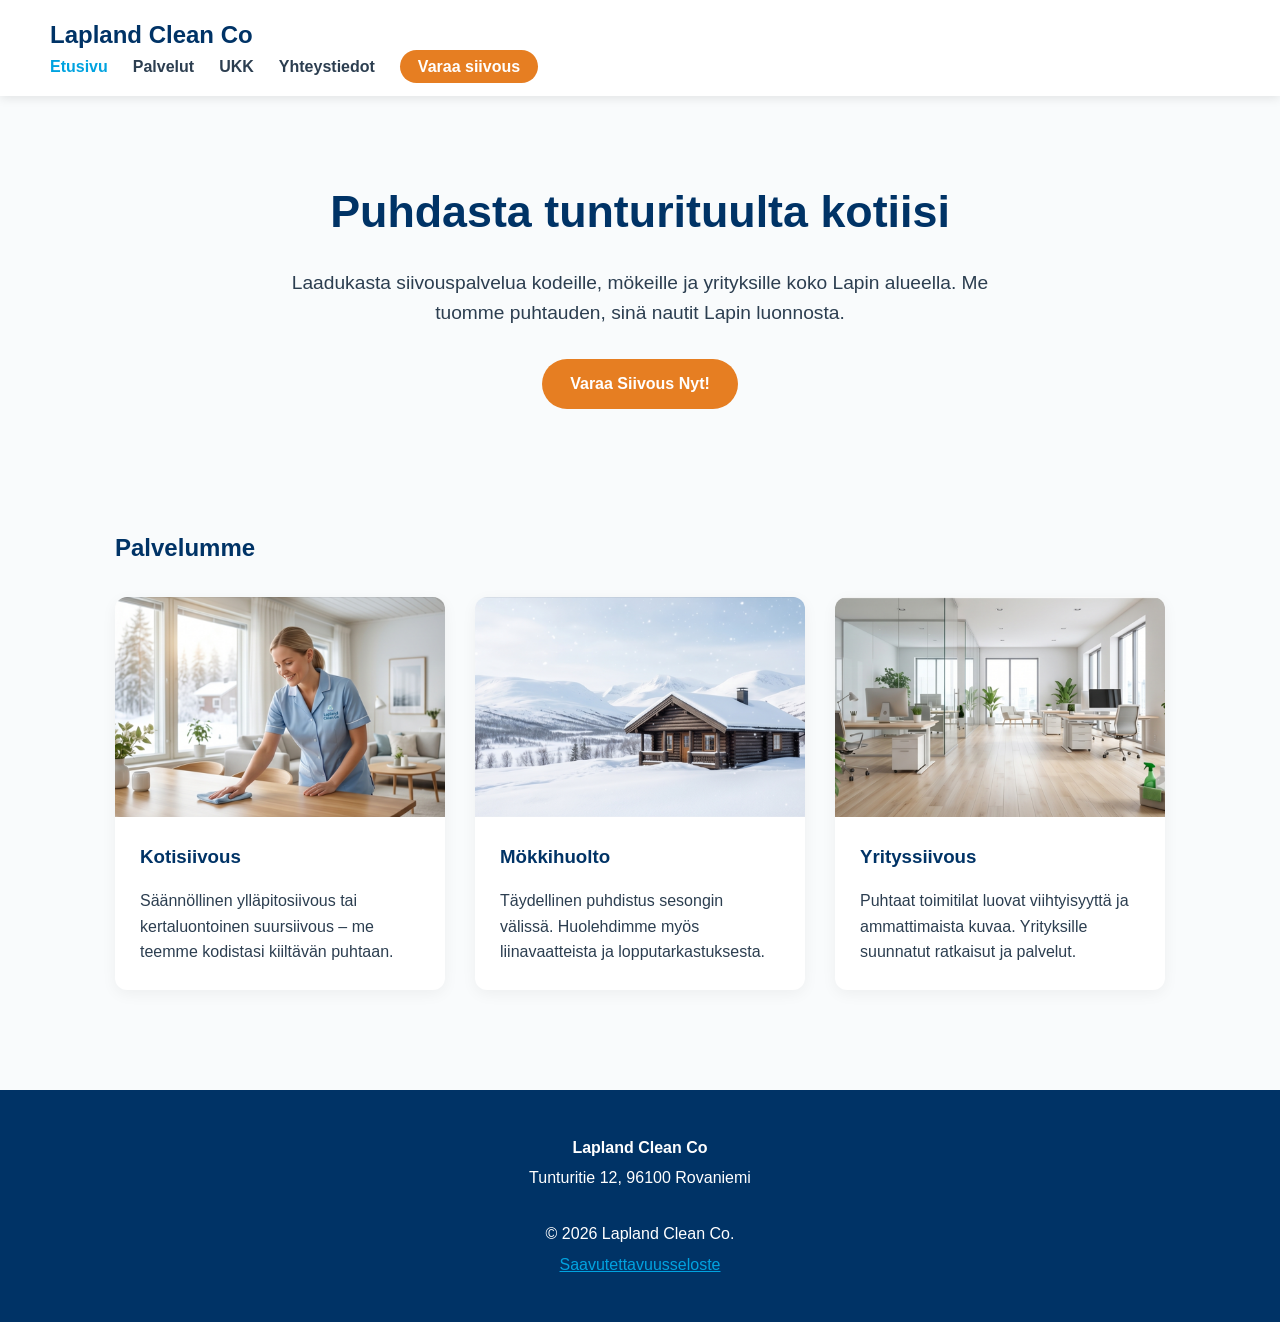
<file: index.html>
<!DOCTYPE html>
<html lang="fi">
<head>
    <meta charset="UTF-8">
    <meta name="viewport" content="width=device-width, initial-scale=1.0">
    <title>Lapland Clean Co | Puhtautta tunturista kotiisi</title>
    
    <meta name="description" content="Ammattitaitoiset siivouspalvelut Lapin alueella: kodit, mökit ja yritykset. Laadukasta ja luotettavaa puhtautta.">
    
    <link rel="stylesheet" href="style.css">

    <script type="application/ld+json">
    {
      "@context": "https://schema.org",
      "@type": "LocalBusiness",
      "name": "Lapland Clean Co",
      "description": "Siivouspalvelut Lapin alueella",
      "url": "https://sinunsivusi.github.io",
      "address": {
        "@type": "PostalAddress",
        "addressRegion": "Lappi",
        "addressCountry": "FI"
      }
    }
    </script>
</head>
<body>

    <header>
        <div class="logo">
            <a href="index.html"><strong>Lapland Clean Co</strong></a>
        </div>
        <nav aria-label="Päävalikko">
            <ul>
                <li><a href="index.html" class="active">Etusivu</a></li>
                <li><a href="palvelut.html">Palvelut</a></li>
                <li><a href="kysymykset.html">UKK</a></li>
                <li><a href="yhteystiedot.html">Yhteystiedot</a></li>
                <li><a href="tilaus.html" class="cta-nav">Varaa siivous</a></li>
            </ul>
        </nav>
    </header>

    <main>
        <div class="container">
            
            <section class="hero">
                <h1>Puhdasta tunturituulta kotiisi</h1>
                <p>Laadukasta siivouspalvelua kodeille, mökeille ja yrityksille koko Lapin alueella. Me tuomme puhtauden, sinä nautit Lapin luonnosta.</p>
                <a href="tilaus.html" class="button">Varaa Siivous Nyt!</a>
            </section>

            <section class="services-preview">
                <h2>Palvelumme</h2>
                <div class="grid-container">
                    
                    <article class="card">
                        <img src="Siivooja.png" alt="Siivooja puhdistamassa valoisaa kotia" class="card-image">
                        <div class="card-content">
                            <h3>Kotisiivous</h3>
                            <p>Säännöllinen ylläpitosiivous tai kertaluontoinen suursiivous – me teemme kodistasi kiiltävän puhtaan.</p>
                        </div>
                    </article>

                    <article class="card">
                        <img src="Mokkimaisema.png" alt="Lomamökki tunturimaisemassa lumisena päivänä" class="card-image">
                        <div class="card-content">
                            <h3>Mökkihuolto</h3>
                            <p>Täydellinen puhdistus sesongin välissä. Huolehdimme myös liinavaatteista ja lopputarkastuksesta.</p>
                        </div>
                    </article>

                    <article class="card">
                        <img src="Toimisto.png" alt="Puhdas ja moderni toimistoympäristö" class="card-image">
                        <div class="card-content">
                            <h3>Yrityssiivous</h3>
                            <p>Puhtaat toimitilat luovat viihtyisyyttä ja ammattimaista kuvaa. Yrityksille suunnatut ratkaisut ja palvelut.</p>
                        </div>
                    </article>

                </div>
            </section>

        </div> </main>

   <footer>
        <div class="container">
            <div class="footer-content" style="display: flex; justify-content: space-between; align-items: center; flex-wrap: wrap; gap: 20px;">
                <div class="footer-info">
                    <p><strong>Lapland Clean Co</strong></p>
                    <p>Tunturitie 12, 96100 Rovaniemi</p>
                </div>
                <div class="footer-links">
                    <p>&copy; 2026 Lapland Clean Co.</p>
                    <p><a href="#" style="color: var(--secondary); text-decoration: underline;">Saavutettavuusseloste</a></p>
                </div>
            </div>
        </div>
    </footer>

</body>
</html>
</file>
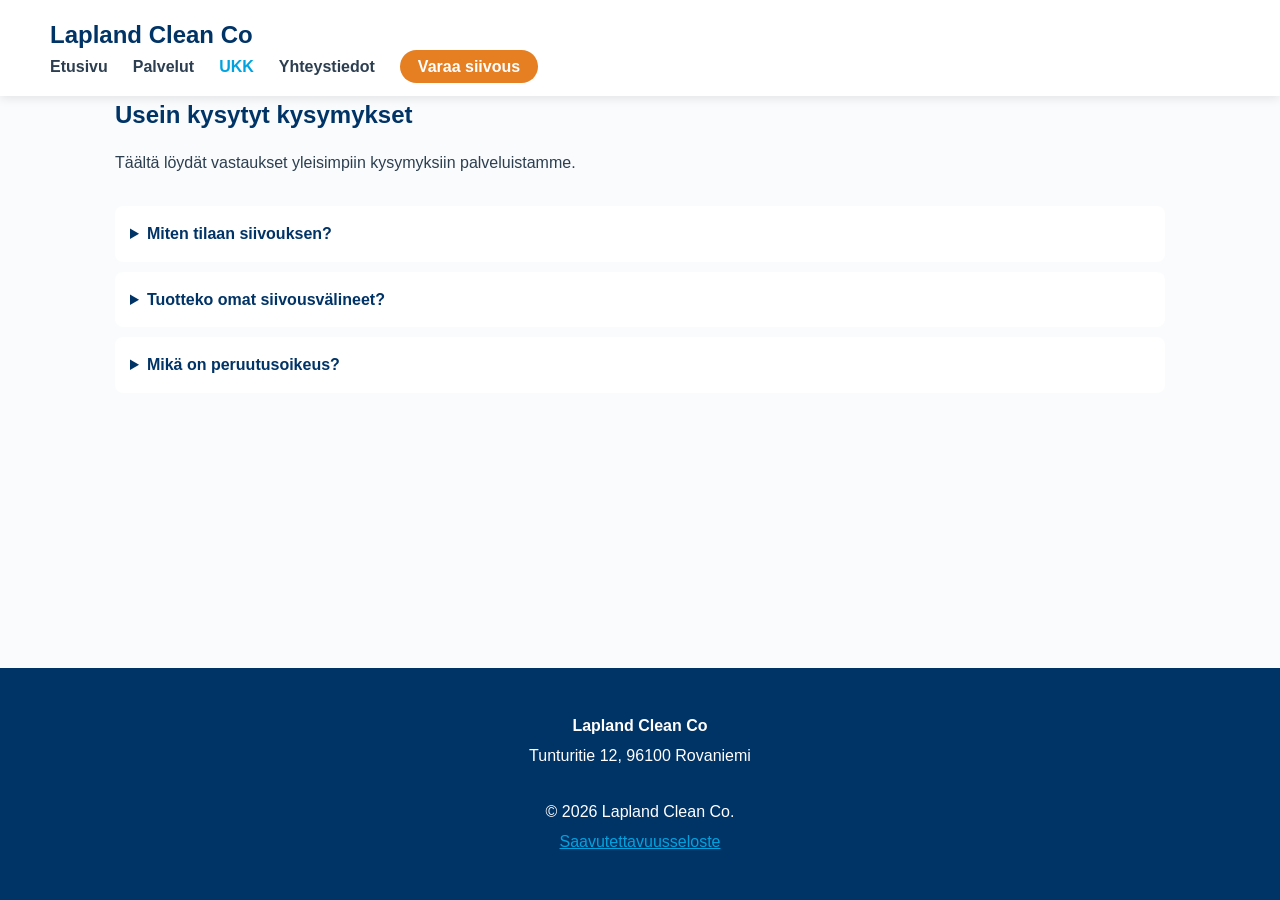
<file: kysymykset.html>
<!DOCTYPE html>
<html lang="fi">
<head>
    <meta charset="UTF-8">
    <meta name="viewport" content="width=device-width, initial-scale=1.0">
    <link rel="stylesheet" href="style.css">
</head>
 <header>
        <div class="logo">
            <a href="index.html"><strong>Lapland Clean Co</strong></a>
        </div>
        <nav aria-label="Päävalikko">
            <ul>
                <li><a href="index.html">Etusivu</a></li>
                <li><a href="palvelut.html">Palvelut</a></li>
                <li><a href="kysymykset.html" class="active">UKK</a></li>
                <li><a href="yhteystiedot.html">Yhteystiedot</a></li>
                <li><a href="tilaus.html" class="cta-nav">Varaa siivous</a></li>
            </ul>
        </nav>
    </header>

    <main>
    <div class="container">
        <section class="faq-section">
            <h1>Usein kysytyt kysymykset</h1>
            <p>Täältä löydät vastaukset yleisimpiin kysymyksiin palveluistamme.</p>

            <div class="faq-list" style="margin-top: 30px;">
                <details style="background: white; padding: 15px; margin-bottom: 10px; border-radius: 8px; cursor: pointer;">
                    <summary style="font-weight: bold; color: var(--primary);">Miten tilaan siivouksen?</summary>
                    <p style="margin-top: 10px;">Voit täyttää tilauslomakkeemme, soittaa meille tai lähettää sähköpostia. Vahvistamme varauksen aina kirjallisesti.</p>
                </details>

                <details style="background: white; padding: 15px; margin-bottom: 10px; border-radius: 8px; cursor: pointer;">
                    <summary style="font-weight: bold; color: var(--primary);">Tuotteko omat siivousvälineet?</summary>
                    <p style="margin-top: 10px;">Kyllä, tiimimme tuo mukanaan ammattitason välineet ja ekologiset puhdistusaineet. Sinun ei tarvitse huolehtia mistään.</p>
                </details>

                <details style="background: white; padding: 15px; margin-bottom: 10px; border-radius: 8px; cursor: pointer;">
                    <summary style="font-weight: bold; color: var(--primary);">Mikä on peruutusoikeus?</summary>
                    <p style="margin-top: 10px;">Peruutukset on tehtävä viimeistään 24 tuntia ennen sovittua ajankohtaa veloituksetta.</p>
                </details>
            </div>
        </section>
    </div>
</main>
<footer>
        <div class="container">
            <div class="footer-content" style="display: flex; justify-content: space-between; align-items: center; flex-wrap: wrap; gap: 20px;">
                <div class="footer-info">
                    <p><strong>Lapland Clean Co</strong></p>
                    <p>Tunturitie 12, 96100 Rovaniemi</p>
                </div>
                <div class="footer-links">
                    <p>&copy; 2026 Lapland Clean Co.</p>
                    <p><a href="#" style="color: var(--secondary); text-decoration: underline;">Saavutettavuusseloste</a></p>
                </div>
            </div>
        </div>
    </footer>
</file>
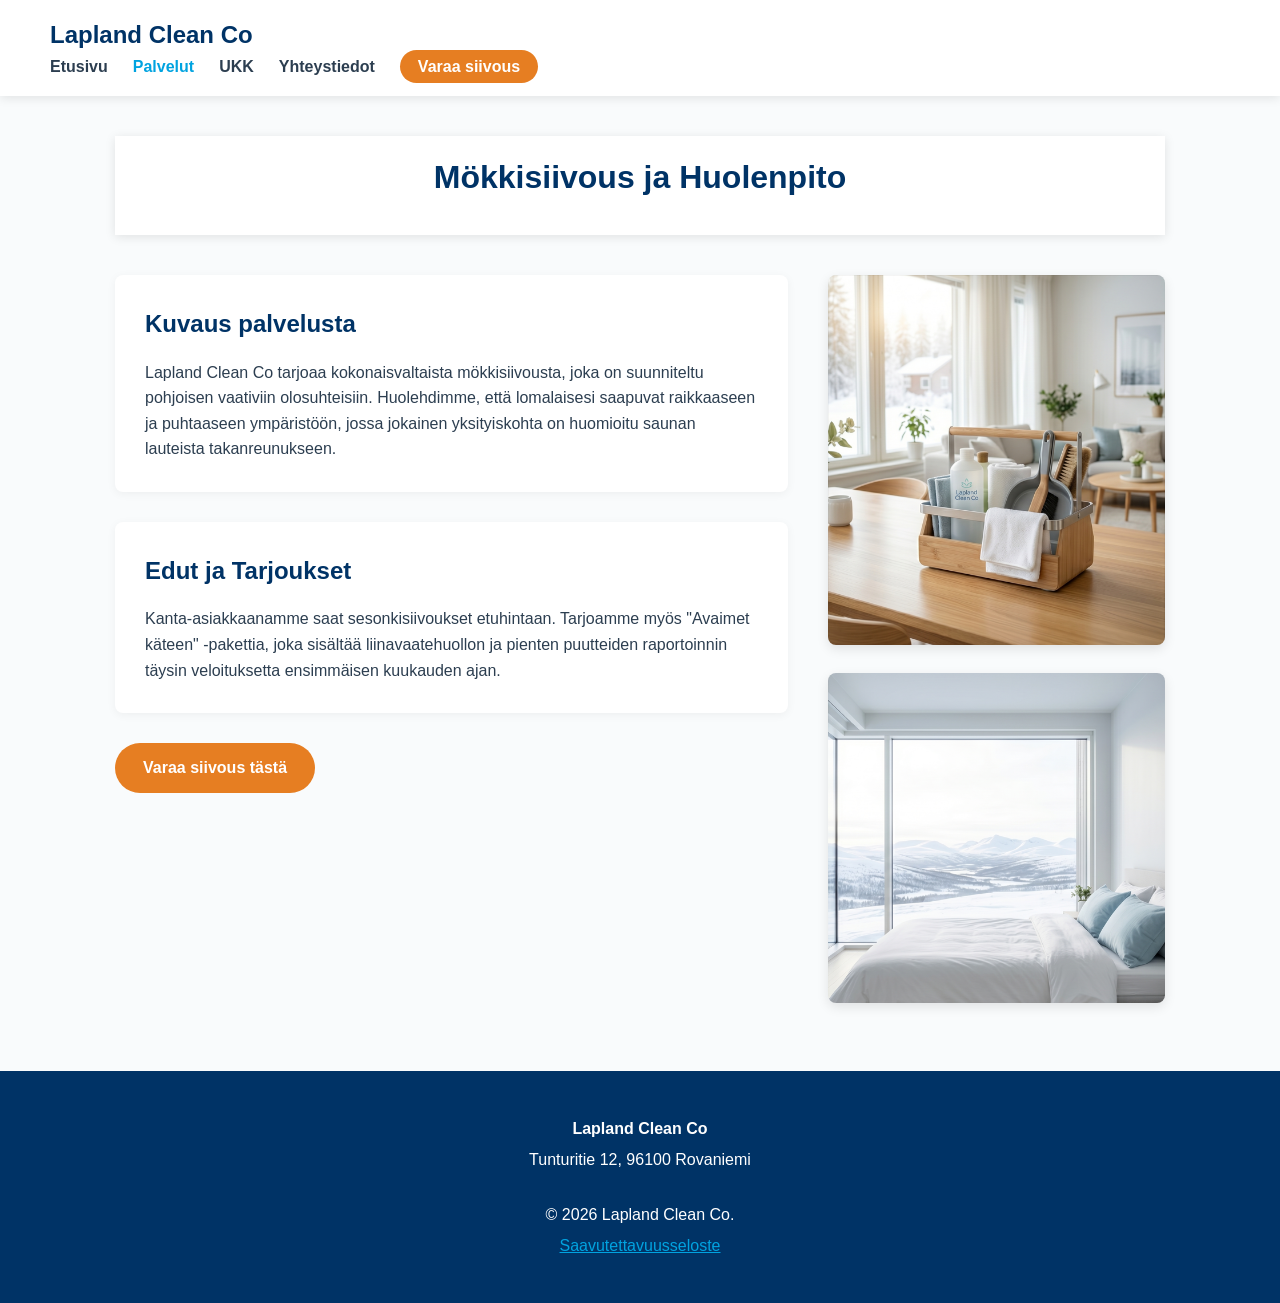
<file: palvelut.html>
<!DOCTYPE html>
<html lang="fi">
<head>
    <meta charset="UTF-8">
    <meta name="viewport" content="width=device-width, initial-scale=1.0">
    <link rel="stylesheet" href="style.css">
</head>
 <header>
        <div class="logo">
            <a href="index.html"><strong>Lapland Clean Co</strong></a>
        </div>
        <nav aria-label="Päävalikko">
            <ul>
                <li><a href="index.html">Etusivu</a></li>
                <li><a href="palvelut.html" class="active">Palvelut</a></li>
                <li><a href="kysymykset.html">UKK</a></li>
                <li><a href="yhteystiedot.html">Yhteystiedot</a></li>
                <li><a href="tilaus.html" class="cta-nav">Varaa siivous</a></li>
            </ul>
        </nav>
    </header>
<main>
    <div class="container">
        <header class="content-header">
            <h1>Mökkisiivous ja Huolenpito</h1>
        </header>

        <div class="content-grid-layout">
            
            <div class="text-column">
                <section class="info-block">
                    <h2>Kuvaus palvelusta</h2>
                    <p>Lapland Clean Co tarjoaa kokonaisvaltaista mökkisiivousta, joka on suunniteltu pohjoisen vaativiin olosuhteisiin. Huolehdimme, että lomalaisesi saapuvat raikkaaseen ja puhtaaseen ympäristöön, jossa jokainen yksityiskohta on huomioitu saunan lauteista takanreunukseen.</p>
                </section>

                <section class="info-block">
                    <h2>Edut ja Tarjoukset</h2>
                    <p>Kanta-asiakkaanamme saat sesonkisiivoukset etuhintaan. Tarjoamme myös "Avaimet käteen" -pakettia, joka sisältää liinavaatehuollon ja pienten puutteiden raportoinnin täysin veloituksetta ensimmäisen kuukauden ajan.</p>
                </section>

                <div class="cta-wrapper">
                    <a href="tilaus.html" class="button">Varaa siivous tästä</a>
                </div>
            </div>

            <div class="image-column">
                <div class="image-board">
                    <img src="siivous.png" alt="Siivousvälineet valmiina" class="side-img">
                </div>
                <div class="image-board">
                    <img src="maisema.png" alt="Puhdas makuuhuone tunturimaisemalla" class="side-img">
                </div>
            </div>

        </div> </div> </main>
<footer>
        <div class="container">
            <div class="footer-content" style="display: flex; justify-content: space-between; align-items: center; flex-wrap: wrap; gap: 20px;">
                <div class="footer-info">
                    <p><strong>Lapland Clean Co</strong></p>
                    <p>Tunturitie 12, 96100 Rovaniemi</p>
                </div>
                <div class="footer-links">
                    <p>&copy; 2026 Lapland Clean Co.</p>
                    <p><a href="#" style="color: var(--secondary); text-decoration: underline;">Saavutettavuusseloste</a></p>
                </div>
            </div>
        </div>
    </footer>
</file>
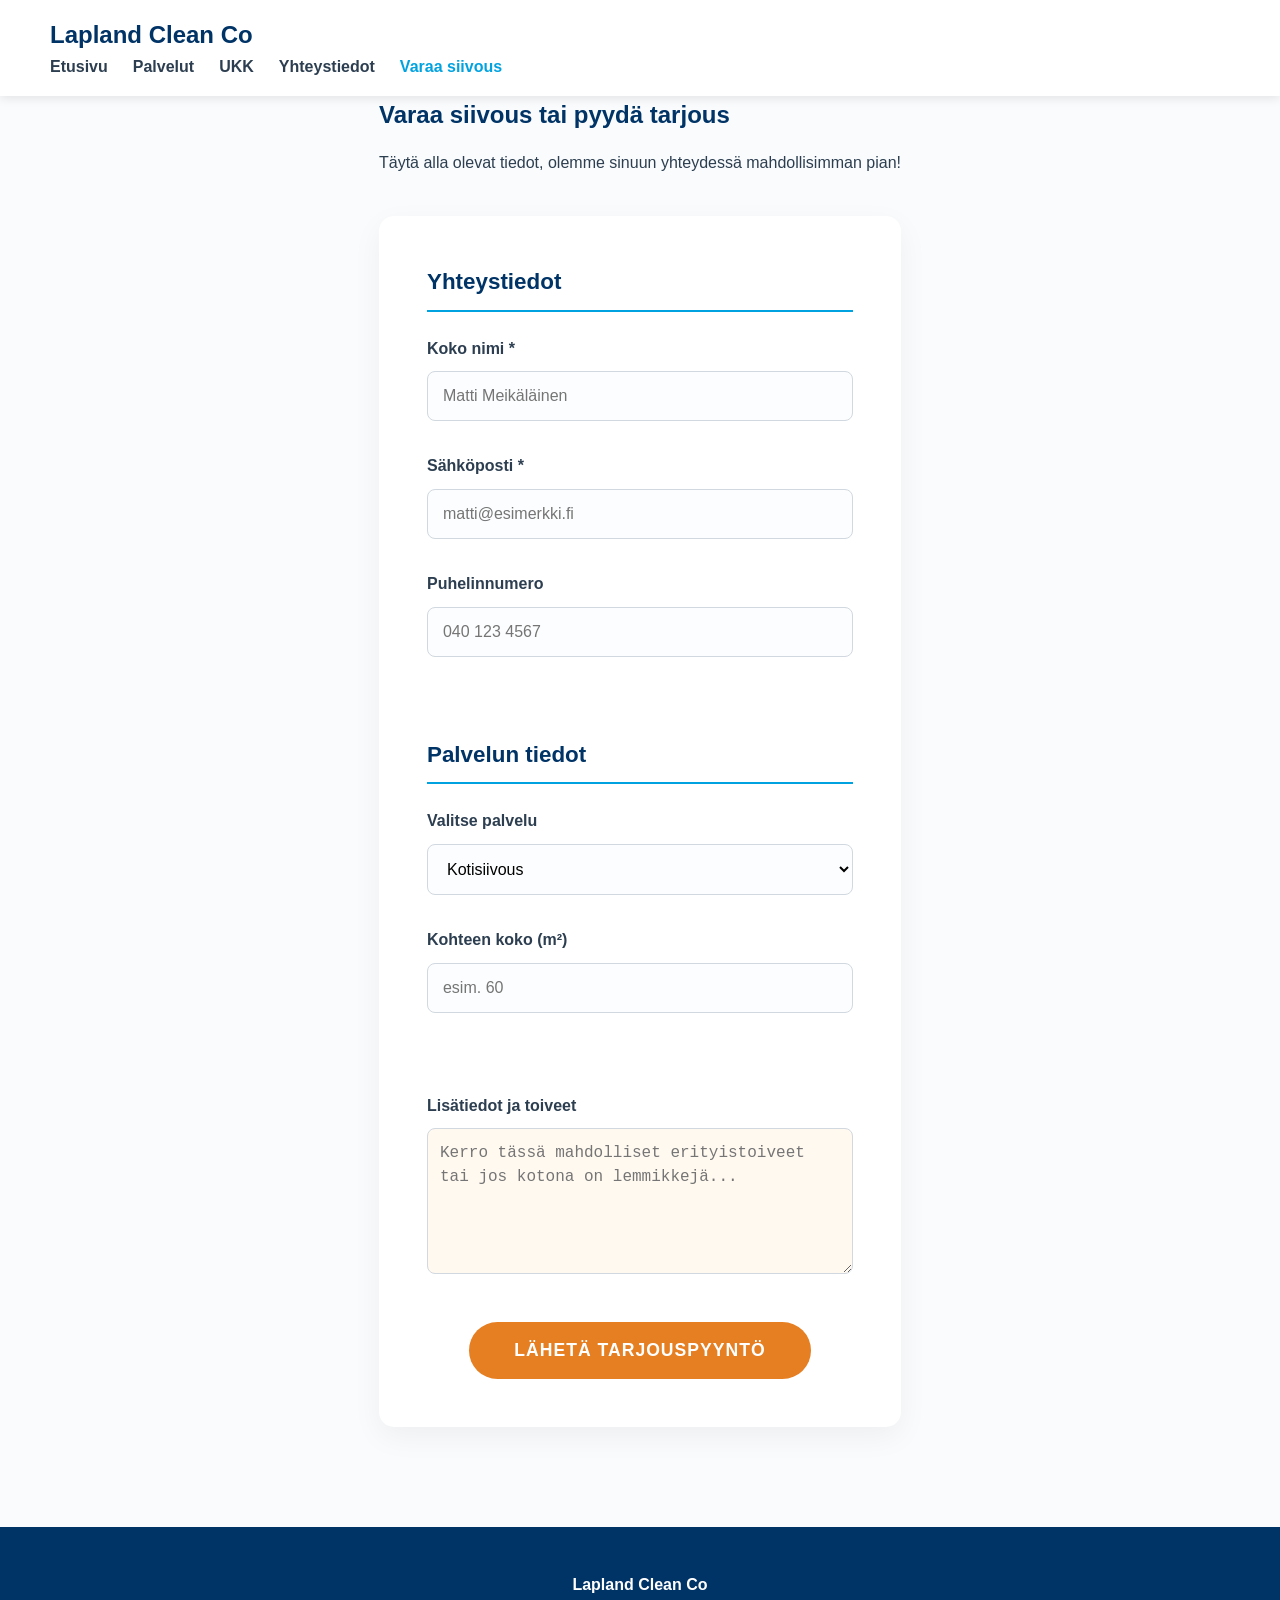
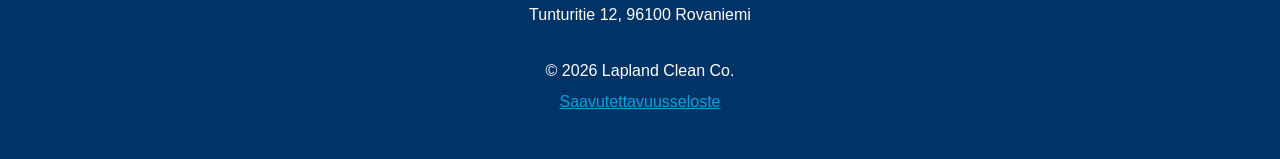
<file: tilaus.html>
<!DOCTYPE html>
<html lang="fi">
<head>
    <meta charset="UTF-8">
    <meta name="viewport" content="width=device-width, initial-scale=1.0">
    <title>Varaa siivous | Lapland Clean Co</title>
    <link rel="stylesheet" href="style.css">
</head>
<body>

    <header>
        <div class="logo">
            <a href="index.html"><strong>Lapland Clean Co</strong></a>
        </div>
        <nav aria-label="Päävalikko">
            <ul>
                <li><a href="index.html">Etusivu</a></li>
                <li><a href="palvelut.html">Palvelut</a></li>
                <li><a href="kysymykset.html">UKK</a></li>
                <li><a href="yhteystiedot.html">Yhteystiedot</a></li>
                <li><a href="tilaus.html" class="active">Varaa siivous</a></li>
            </ul>
        </nav>
    </header>
<main id="main-content" class="container">
    <section class="order-section">
        <h1>Varaa siivous tai pyydä tarjous</h1>
        <p>Täytä alla olevat tiedot, olemme sinuun yhteydessä mahdollisimman pian!</p>

        <form action="#" method="post" class="cleaning-form">
            <fieldset>
                <legend>Yhteystiedot</legend>
                <div class="form-grid">
                    <div class="form-group">
                        <label for="fullname">Koko nimi *</label>
                        <input type="text" id="fullname" name="fullname" required placeholder="Matti Meikäläinen">
                    </div>
                    <div class="form-group">
                        <label for="email">Sähköposti *</label>
                        <input type="email" id="email" name="email" required placeholder="matti@esimerkki.fi">
                    </div>
                    <div class="form-group">
                        <label for="phone">Puhelinnumero</label>
                        <input type="tel" id="phone" name="phone" placeholder="040 123 4567">
                    </div>
                </div>
            </fieldset>

            <fieldset>
                <legend>Palvelun tiedot</legend>
                <div class="form-grid">
                    <div class="form-group">
                        <label for="service-type">Valitse palvelu</label>
                        <select id="service-type" name="service-type">
                            <option value="kotisiivous">Kotisiivous</option>
                            <option value="mokkihuolto">Mökkihuolto</option>
                            <option value="yrityssiivous">Yrityssiivous</option>
                            <option value="muu">Muu (tarkenna viestissä)</option>
                        </select>
                    </div>
                    <div class="form-group">
                        <label for="sqm">Kohteen koko (m²)</label>
                        <input type="number" id="sqm" name="sqm" min="1" placeholder="esim. 60">
                    </div>
                </div>
            </fieldset>

            <div class="form-group">
                <label for="message">Lisätiedot ja toiveet</label>
                <textarea id="message" name="message" rows="5" placeholder="Kerro tässä mahdolliset erityistoiveet tai jos kotona on lemmikkejä..."></textarea>
            </div>

            <button type="submit" class="button btn-submit">Lähetä tarjouspyyntö</button>
        </form>
    </section>
</main>
<footer>
        <div class="container">
            <div class="footer-content" style="display: flex; justify-content: space-between; align-items: center; flex-wrap: wrap; gap: 20px;">
                <div class="footer-info">
                    <p><strong>Lapland Clean Co</strong></p>
                    <p>Tunturitie 12, 96100 Rovaniemi</p>
                </div>
                <div class="footer-links">
                    <p>&copy; 2026 Lapland Clean Co.</p>
                    <p><a href="#" style="color: var(--secondary); text-decoration: underline;">Saavutettavuusseloste</a></p>
                </div>
            </div>
        </div>
    </footer>
</file>
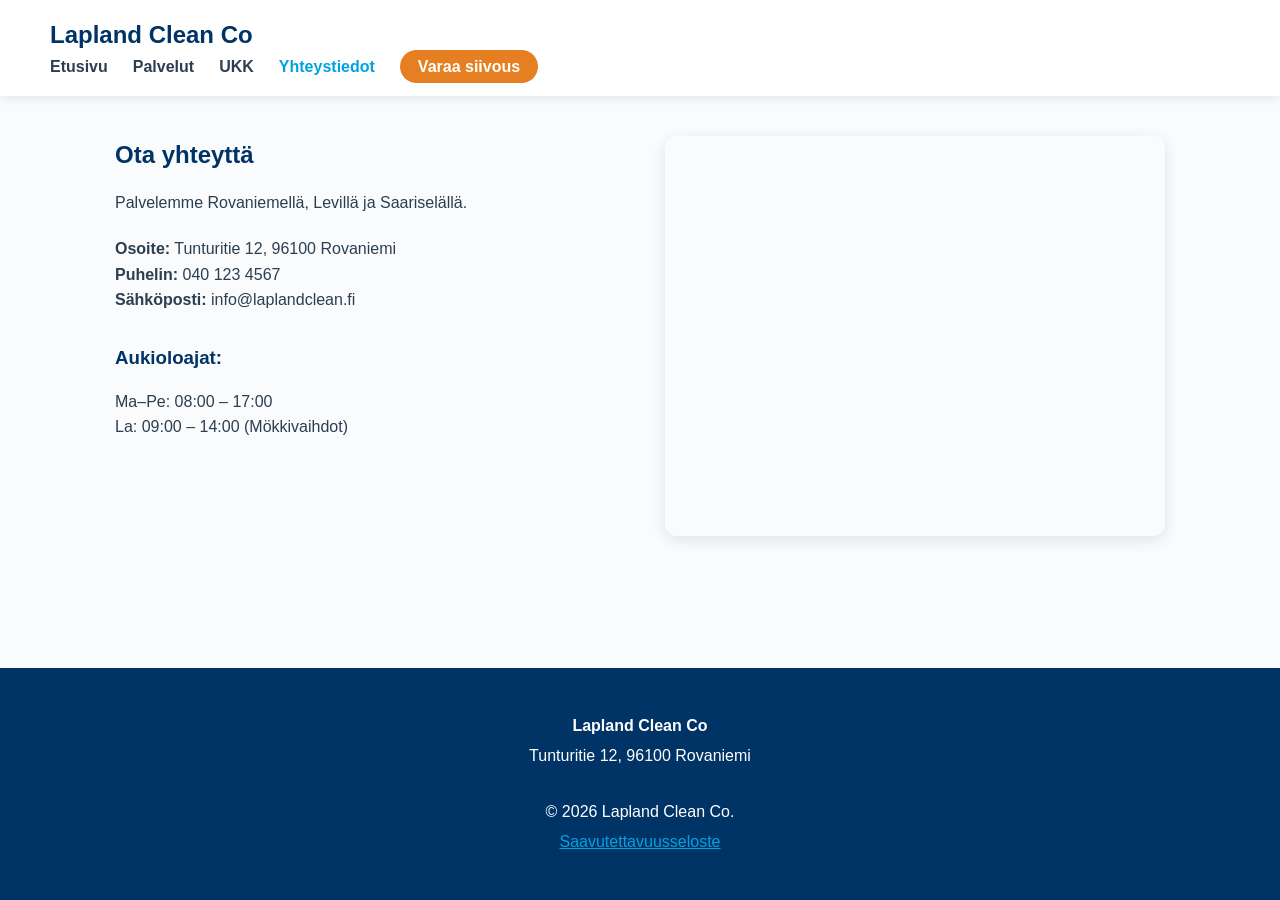
<file: yhteystiedot.html>
<!DOCTYPE html>
<html lang="fi">
<head>
    <meta charset="UTF-8">
    <meta name="viewport" content="width=device-width, initial-scale=1.0">
    <link rel="stylesheet" href="style.css">
</head>
 <header>
        <div class="logo">
            <a href="index.html"><strong>Lapland Clean Co</strong></a>
        </div>
        <nav aria-label="Päävalikko">
            <ul>
                <li><a href="index.html">Etusivu</a></li>
                <li><a href="palvelut.html">Palvelut</a></li>
                <li><a href="kysymykset.html">UKK</a></li>
                <li><a href="yhteystiedot.html" class="active">Yhteystiedot</a></li>
                <li><a href="tilaus.html" class="cta-nav">Varaa siivous</a></li>
            </ul>
        </nav>
    </header>
<main>
    <div class="container">
        <section class="contact-grid" style="display: grid; grid-template-columns: repeat(auto-fit, minmax(300px, 1fr)); gap: 50px; padding: 40px 0;">
            
            <div class="contact-info">
                <h1>Ota yhteyttä</h1>
                <p>Palvelemme Rovaniemellä, Levillä ja Saariselällä.</p>
                
                <div style="margin-top: 20px;">
                    <p><strong>Osoite:</strong> Tunturitie 12, 96100 Rovaniemi</p>
                    <p><strong>Puhelin:</strong> 040 123 4567</p>
                    <p><strong>Sähköposti:</strong> info@laplandclean.fi</p>
                </div>
                
                <div style="margin-top: 30px;">
                    <h3>Aukioloajat:</h3>
                    <p>Ma–Pe: 08:00 – 17:00</p>
                    <p>La: 09:00 – 14:00 (Mökkivaihdot)</p>
                </div>
            </div>

            <div class="map-container">
              <iframe 
                        src="https://www.google.com/maps/embed?pb=!1m18!1m12!1m3!1d85652.84746053418!2d25.598312502610092!3d66.49044508809386!2m3!1f0!2f0!3f0!3m2!1i1024!2i768!4f13.1!3m3!1m2!1s0x442b4bbd76772553%3A0x158088adb48841c4!2sRovaniemi!5e0!3m2!1sfi!2sfi!4v1776857237646!5m2!1sfi!2sfi" 
                        width="600" 
                        height="450" 
                        style="border:0;" 
                        allowfullscreen="" 
                        loading="lazy" 
                        referrerpolicy="no-referrer-when-downgrade">
                    </iframe>
                </div>
            </div>

        </section>
    </div>
</main>

<footer>
        <div class="container">
            <div class="footer-content" style="display: flex; justify-content: space-between; align-items: center; flex-wrap: wrap; gap: 20px;">
                <div class="footer-info">
                    <p><strong>Lapland Clean Co</strong></p>
                    <p>Tunturitie 12, 96100 Rovaniemi</p>
                </div>
                <div class="footer-links">
                    <p>&copy; 2026 Lapland Clean Co.</p>
                    <p><a href="#" style="color: var(--secondary); text-decoration: underline;">Saavutettavuusseloste</a></p>
                </div>
            </div>
        </div>
    </footer>
</file>
<file: style.css>
:root {
    --primary: #003366;    
    --secondary: #00A3E0;  
    --accent: #E67E22;     
    --light: #F9FBFC;      
    --dark: #2C3E50;       
    --white: #ffffff;

    --font-main: 'Open Sans', -apple-system, sans-serif;
    --font-headers: 'Montserrat', sans-serif;
}

* {
    box-sizing: border-box;
    margin: 0;
    padding: 0;
}

body {
    font-family: var(--font-main);
    line-height: 1.6;
    color: var(--dark);
    background-color: var(--light);
    display: grid;
    grid-template-rows: auto 1fr auto;
    min-height: 100vh;
}

h1, h2, h3 {
    font-family: var(--font-headers);
    color: var(--primary);
    margin-bottom: 1rem;
}

a {
    text-decoration: none;
    transition: 0.3s ease;
}

.container {
    max-width: 1100px;
    margin: 0 auto;
    padding: 0 25px; 
}

header {
    background: var(--white);
    padding: 1rem 50px;
    box-shadow: 0 2px 10px rgba(0,0,0,0.1);
    position: sticky;
    top: 0;
    z-index: 1000;
}

header .container {
    display: flex;
    justify-content: space-between;
    align-items: center;
}

.logo a {
    font-size: 1.5rem;
    color: var(--primary);
    font-weight: 800;
}

nav ul {
    list-style: none;
    display: flex;
    gap: 25px;
    align-items: center;
}

nav a {
    color: var(--dark);
    font-weight: 600;
}

nav a:hover, nav a.active {
    color: var(--secondary);
}

.cta-nav {
    background: var(--accent);
    color: var(--white) !important;
    padding: 8px 18px;
    border-radius: 20px;
}

.cta-nav:hover {
    background: #d35400;
}

.hero {
    padding: 80px 0;
    text-align: center;
}

.hero h1 {
    font-size: 2.8rem;
    margin-bottom: 20px;
}

.hero p {
    font-size: 1.2rem;
    max-width: 700px;
    margin: 0 auto 30px;
}

.services-preview {
    padding: 40px 0;
}

.grid-container {
    display: grid;
    grid-template-columns: repeat(auto-fit, minmax(300px, 1fr));
    gap: 30px;
    margin-top: 30px;
}

.card {
    background: var(--white);
    border-radius: 12px;
    overflow: hidden; 
    box-shadow: 0 4px 15px rgba(0,0,0,0.05);
    display: flex;
    flex-direction: column;
}

.card-image {
    width: 100%;
    height: 220px;
    object-fit: cover; 
}

.card-content {
    padding: 25px;
}

.button {
    background: var(--accent);
    color: white;
    padding: 12px 28px;
    border-radius: 30px;
    display: inline-block;
    font-weight: bold;
    border: none;
    cursor: pointer;
}

.button:hover {
    transform: translateY(-2px);
    box-shadow: 0 4px 10px rgba(230, 126, 34, 0.3);
}

.cleaning-form {
    background: var(--white);
    padding: 30px;
    border-radius: 12px;
    margin-top: 30px;
}

.form-group {
    margin-bottom: 1.5rem;
}

.form-group label {
    display: block;
    margin-bottom: 8px;
    font-weight: bold;
}

.form-group input, 
.form-group select, 
.form-group textarea {
    width: 100%;
    padding: 12px;
    border: 1px solid #ddd;
    border-radius: 6px;
    font-size: 1rem;
}

.form-group input:focus, .form-group textarea:focus {
    outline: 2px solid var(--secondary);
    border-color: transparent;
}

footer {
    background: var(--primary);
    color: var(--white);
    padding: 40px 0;
    margin-top: 60px;
    text-align: center;
}

footer a {
    color: var(--secondary);
}

@media (max-width: 768px) {
    .hero h1 {
        font-size: 2rem;
    }
    
    header .container {
        flex-direction: column;
        gap: 15px;
    }

    nav ul {
        gap: 10px;
        font-size: 0.9rem;
    }
}

.content-header {
    text-align: center; 
    margin: 40px 0;
}

.content-grid-layout {
    display: grid;
    grid-template-columns: 2fr 1fr; 
    gap: 40px;
    align-items: start;
}

.info-block {
    background: white;
    padding: 30px;
    border-radius: 8px;
    margin-bottom: 30px;
    box-shadow: 0 2px 10px rgba(0,0,0,0.05);
}

.cta-wrapper {
    margin-top: 20px;
}

.image-column {
    display: flex;
    flex-direction: column;
    gap: 20px;
}

.side-img {
    width: 100%;
    height: auto;
    border-radius: 8px;
    box-shadow: 0 4px 12px rgba(0,0,0,0.1);
    background: white; 
}

@media (max-width: 850px) {
    .content-grid-layout {
        grid-template-columns: 1fr;
    }
    
    .image-column {
        order: -1; 
    }
}

header {
    background-color: var(--white); 
    position: sticky;
    top: 0;
    width: 100%;
    z-index: 9999; 
    box-shadow: 0 2px 10px rgba(0,0,0,0.1);
}


main {
    position: relative;
    z-index: 1; 
}

.cleaning-form {
    background: var(--white);
    padding: 3rem; 
    border-radius: 15px;
    box-shadow: 0 10px 30px rgba(0,0,0,0.05);
    max-width: 850px;
    margin: 40px auto;
}

fieldset {
    border: none;
    padding: 0;
    margin-bottom: 3rem; 
}

legend {
    font-family: var(--font-headers); 
    font-size: 1.4rem;
    font-weight: 700;
    color: var(--primary);
    margin-bottom: 1.5rem;
    border-bottom: 2px solid var(--secondary);
    width: 100%;
    padding-bottom: 10px;
}

.form-group {
    margin-bottom: 2rem; 
}

.form-group label,
.form-group input,
.form-group select {
    font-family: var(--font-main); 
    font-size: 1rem;
}

.form-group label {
    margin-bottom: 10px;
    display: block;
    color: var(--dark);
    font-weight: 600;
}

.form-group input, 
.form-group select {
    padding: 15px; 
    border: 1px solid #d1d8e0;
    border-radius: 8px;
    width: 100%;
    background-color: #fcfdfe;
}

#message {
    font-family: 'Courier New', Courier, monospace;
    background-color: #fff9f0; 
    border: 1px solid #d1d8e0;
    border-radius: 8px;
    width: 100%;
    line-height: 1.5;
}

.btn-submit {
    display: block;        
    margin: 40px auto 0;   
    padding: 18px 45px;
    width: fit-content;    
    min-width: 250px;     
    
    background-color: var(--accent);
    color: white;
    font-size: 1.1rem;
    font-weight: bold;
    text-transform: uppercase;
    letter-spacing: 1px;
    border: none;
    border-radius: 50px;   
    cursor: pointer;
    transition: all 0.3s ease;
}

.btn-submit:hover {
    background-color: #d35400;
    transform: translateY(-3px); 
    box-shadow: 0 5px 15px rgba(230, 126, 34, 0.4);
}

footer {
    background-color: var(--primary);
    color: var(--white);
    padding: 40px 0;
    margin-top: 60px;
    text-align: center; 
}

.footer-content {
    display: flex;
    flex-direction: column; 
    align-items: center;    
    gap: 15px;              
}

.footer-info p, .footer-links p {
    margin: 5px 0;
}

footer a {
    color: var(--secondary);
    text-decoration: underline;
}

footer a:hover {
    color: var(--white);
}

.map-container iframe {
    width: 100%;      
    height: 400px;     
    border-radius: 12px; 
    box-shadow: 0 4px 15px rgba(0,0,0,0.1);
}

.cta-nav {
    white-space: nowrap; 
}

@media (max-width: 768px) {
    header .container {
        flex-direction: column; 
        gap: 10px;
    }

    nav ul {
        gap: 10px;
        flex-wrap: wrap; 
        justify-content: center;
        padding: 0;
    }

    nav a {
        font-size: 0.85rem; 
    }

    .cta-nav {
        padding: 6px 12px; 
    }
}
</file>
